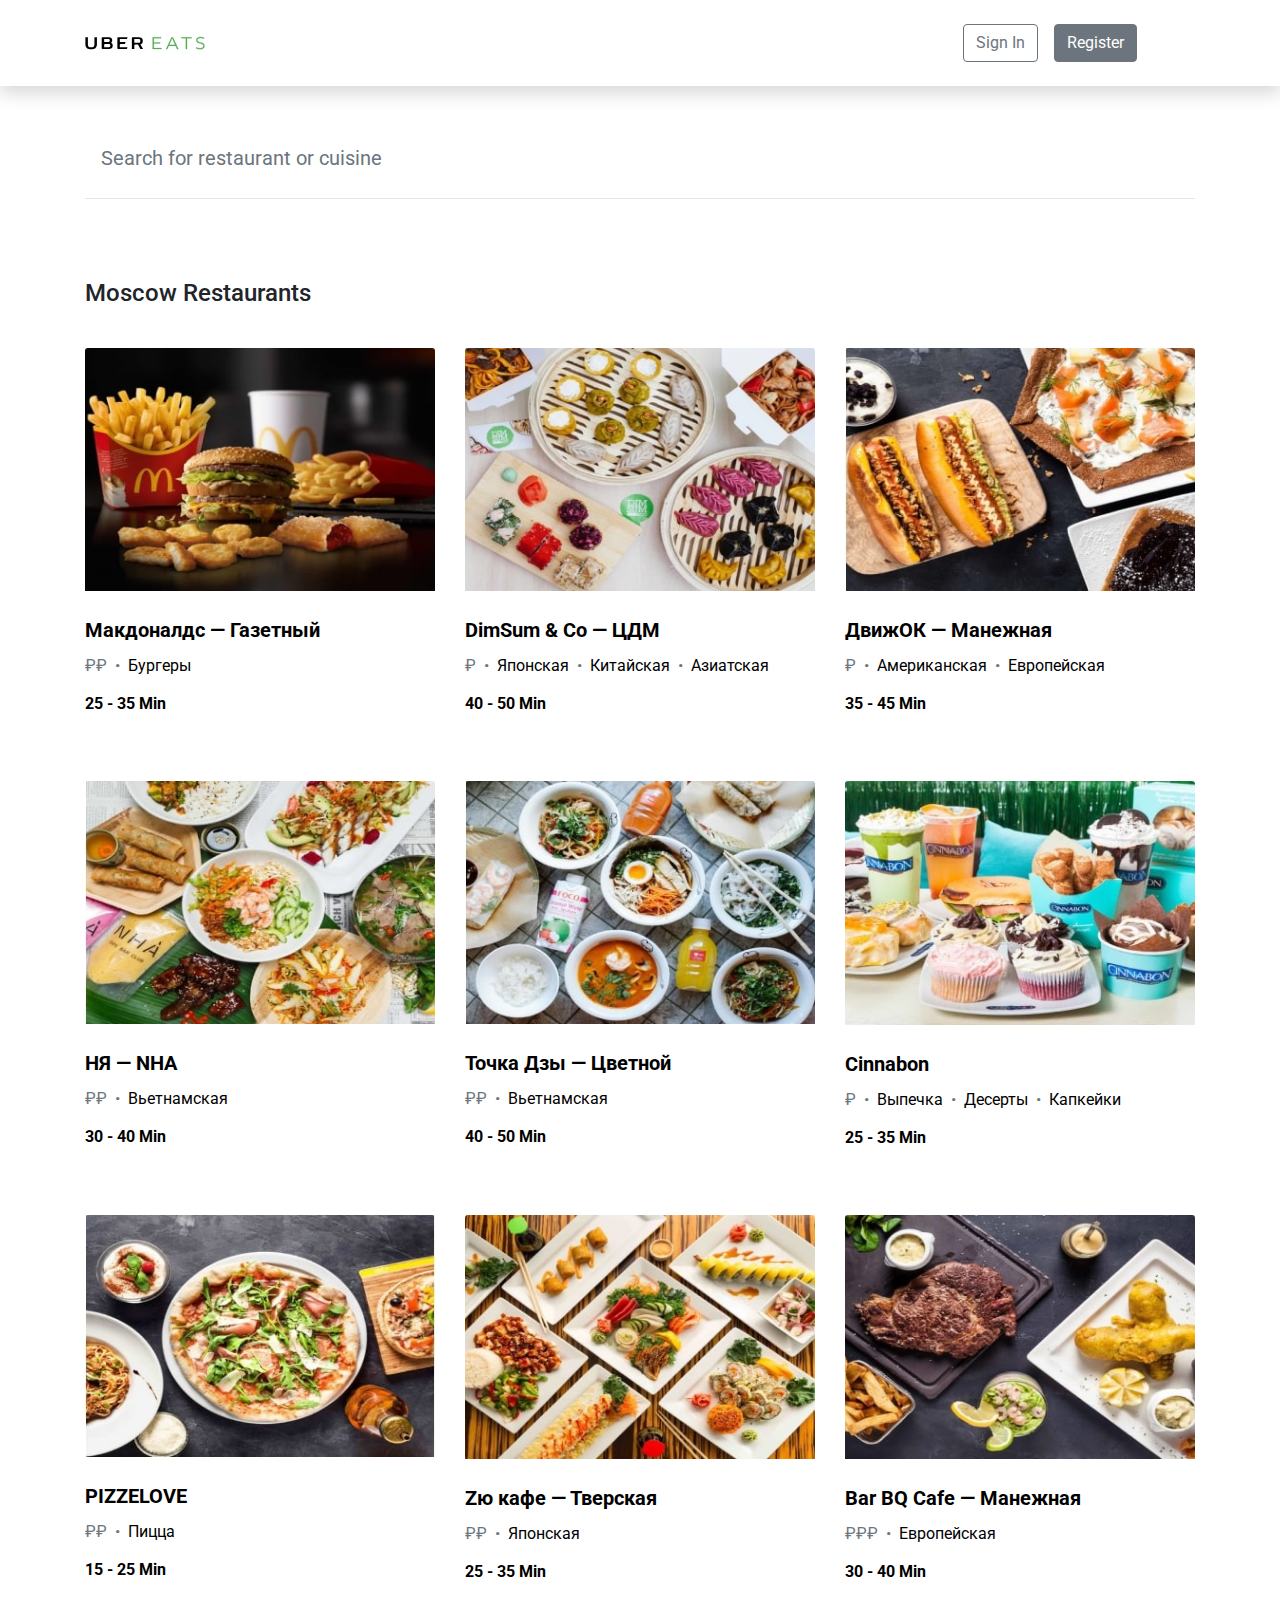
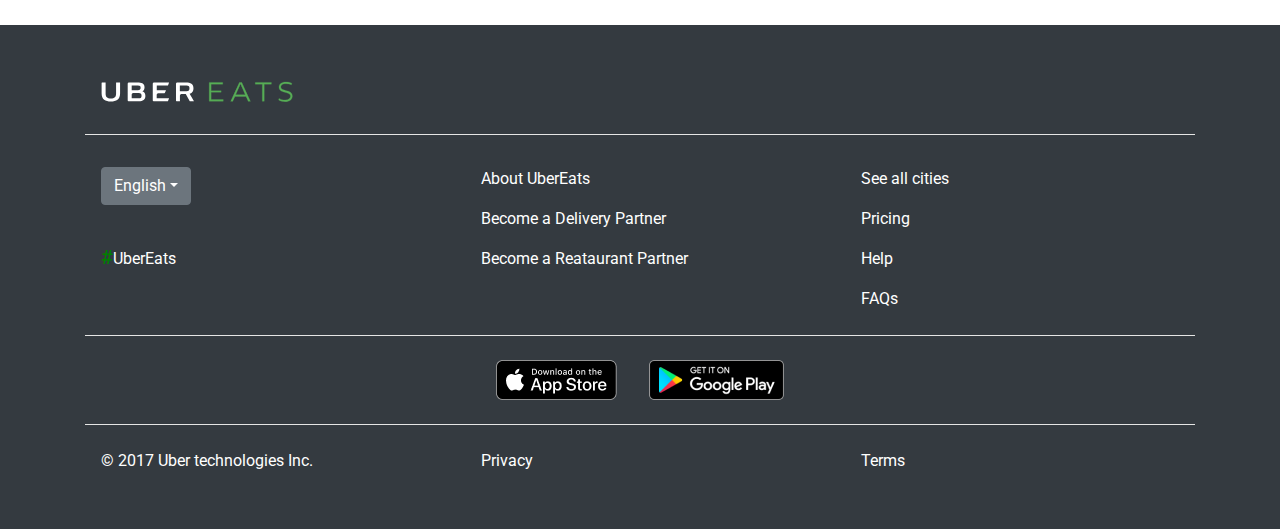
<file: index.html>
<!DOCTYPE html>
<html>

<head>
  <!-- Required meta tags -->
  <meta charset="utf-8">
  <meta name="viewport" content="width=device-width, initial-scale=1, shrink-to-fit=no">

  <!-- Bootstrap CSS -->
  <link rel="stylesheet" href="https://stackpath.bootstrapcdn.com/bootstrap/4.4.1/css/bootstrap.min.css"
    integrity="sha384-Vkoo8x4CGsO3+Hhxv8T/Q5PaXtkKtu6ug5TOeNV6gBiFeWPGFN9MuhOf23Q9Ifjh" crossorigin="anonymous">

  <link rel="stylesheet" href="https://cdnjs.cloudflare.com/ajax/libs/font-awesome/5.12.1/css/all.min.css"
    integrity="sha256-mmgLkCYLUQbXn0B1SRqzHar6dCnv9oZFPEC1g1cwlkk=" crossorigin="anonymous" />

  <link rel="stylesheet" href="./css/style.css" />

  <title>Stores</title>
</head>

<body>
  <nav class="navbar navbar-expand-sm navbar-light shadow p-2 bg-white">
    <div class="container">
      <a class="navbar-brand" href="#">
        <img class="align-baseline" src="./images/logo.svg">
      </a>
      <button class="navbar-toggler" type="button" data-toggle="collapse" data-target="#navbarNav"
        aria-controls="navbarNav" aria-expanded="false" aria-label="Toggle navigation">
        <span class="navbar-toggler-icon"></span>
      </button>
      <div class="collapse navbar-collapse justify-content-end" id="navbarNav">
        <ul class="navbar-nav text-center p-2">
          <li class="nav-item m-2">
            <button type="button" class="btn btn-outline-secondary">Sign In</button>
          </li>
          <li class="nav-item m-2">
            <button type="button" class="btn btn-outline-secondary active">Register</button>
          </li>
          <li class="nav-item m-2">
            <button type="button" class="btn">
              <i class="fas fa-shopping-bag fa-lg"></i>
            </button>
          </li>
        </ul>
      </div>
    </div>
  </nav>

  <div class="container">
    <div class="row">
      <div class="col-12 my-5">
        <form>
          <div class="form-group d-flex align-items-center">
            <i class="fas fa-search fa-2x"></i>
            <input class="form-control form-control-lg border-0 shadow-none" type="text"
              placeholder="Search for restaurant or cuisine">
          </div>
          <hr>
        </form>
      </div>
    </div>

    <div class="row">
      <h4 class="col-12 my-3">Moscow Restaurants</h4>
    </div>

    <div class="row">
      <div class="col-lg-4 col-md-6 col-sm-12">
        <div class="card border-0 my-4">
          <a href="./Restaurant.html">
            <div class="card-img rounded-0">
              <img src="./images/Stores/1.jpg" class="card-img-top">
            </div>
            <div class="card-body px-0">
              <h5 class="card-title font-weight-bold">Макдоналдс — Газетный</h5>
              <nav aria-label="breadcrumb">
                <ol class="breadcrumb bg-transparent p-0">
                  <li class="breadcrumb-item active" aria-current="page">₽₽</li>
                  <li class="breadcrumb-item">Бургеры</li>
                </ol>
              </nav>
              <p class="card-text h6 font-weight-bold">25 - 35 Min</p>
            </div>
          </a>
        </div>
      </div>
      <div class="col-lg-4 col-md-6 col-sm-12">
        <div class="card border-0 my-4">
          <a href="./Restaurant.html">
            <div class="card-img rounded-0">
              <img src="./images/Stores/2.jpg" class="card-img-top">
            </div>
            <div class="card-body px-0">
              <h5 class="card-title font-weight-bold">DimSum & Co — ЦДМ</h5>
              <nav aria-label="breadcrumb">
                <ol class="breadcrumb bg-transparent p-0">
                  <li class="breadcrumb-item active" aria-current="page">₽</li>
                  <li class="breadcrumb-item">Японская</li>
                  <li class="breadcrumb-item">Китайская</li>
                  <li class="breadcrumb-item">Азиатская</li>
                </ol>
              </nav>
              <p class="card-text h6 font-weight-bold">40 - 50 Min</p>
            </div>
          </a>
        </div>
      </div>
      <div class="col-lg-4 col-md-6 col-sm-12">
        <div class="card border-0 my-4">
          <a href="./Restaurant.html">
            <div class="card-img rounded-0">
              <img src="./images/Stores/3.jpg" class="card-img-top">
            </div>
            <div class="card-body px-0">
              <h5 class="card-title font-weight-bold">ДвижОК — Манежная</h5>
              <nav aria-label="breadcrumb">
                <ol class="breadcrumb bg-transparent p-0">
                  <li class="breadcrumb-item active" aria-current="page">₽</li>
                  <li class="breadcrumb-item">Американская</li>
                  <li class="breadcrumb-item">Европейская</li>
                </ol>
              </nav>
              <p class="card-text h6 font-weight-bold">35 - 45 Min</p>
            </div>
          </a>
        </div>
      </div>
      <div class="col-lg-4 col-md-6 col-sm-12">
        <div class="card border-0 my-4">
          <a href="./Restaurant.html">
            <div class="card-img rounded-0">
              <img src="./images/Stores/4.jpg" class="card-img-top">
            </div>
            <div class="card-body px-0">
              <h5 class="card-title font-weight-bold">НЯ — NHA</h5>
              <nav aria-label="breadcrumb">
                <ol class="breadcrumb bg-transparent p-0">
                  <li class="breadcrumb-item active" aria-current="page">₽₽</li>
                  <li class="breadcrumb-item">Вьетнамская</li>
                </ol>
              </nav>
              <p class="card-text h6 font-weight-bold">30 - 40 Min</p>
            </div>
          </a>
        </div>
      </div>
      <div class="col-lg-4 col-md-6 col-sm-12">
        <div class="card border-0 my-4">
          <a href="./Restaurant.html">
            <div class="card-img rounded-0">
              <img src="./images/Stores/5.jpg" class="card-img-top">
            </div>
            <div class="card-body px-0">
              <h5 class="card-title font-weight-bold">Точка Дзы — Цветной</h5>
              <nav aria-label="breadcrumb">
                <ol class="breadcrumb bg-transparent p-0">
                  <li class="breadcrumb-item active" aria-current="page">₽₽</li>
                  <li class="breadcrumb-item">Вьетнамская</li>
                </ol>
              </nav>
              <p class="card-text h6 font-weight-bold">40 - 50 Min</p>
            </div>
          </a>
        </div>
      </div>
      <div class="col-lg-4 col-md-6 col-sm-12">
        <div class="card border-0 my-4">
          <a href="./Restaurant.html">
            <div class="card-img rounded-0">
              <img src="./images/Stores/6.jpg" class="card-img-top">
            </div>
            <div class="card-body px-0">
              <h5 class="card-title font-weight-bold">Cinnabon</h5>
              <nav aria-label="breadcrumb">
                <ol class="breadcrumb bg-transparent p-0">
                  <li class="breadcrumb-item active" aria-current="page">₽</li>
                  <li class="breadcrumb-item">Выпечка</li>
                  <li class="breadcrumb-item">Десерты</li>
                  <li class="breadcrumb-item">Капкейки</li>
                </ol>
              </nav>
              <p class="card-text h6 font-weight-bold">25 - 35 Min</p>
            </div>
          </a>
        </div>
      </div>
      <div class="col-lg-4 col-md-6 col-sm-12">
        <div class="card border-0 my-4">
          <a href="./Restaurant.html">
            <div class="card-img rounded-0">
              <img src="./images/Stores/7.jpg" class="card-img-top">
            </div>
            <div class="card-body px-0">
              <h5 class="card-title font-weight-bold">PIZZELOVE</h5>
              <nav aria-label="breadcrumb">
                <ol class="breadcrumb bg-transparent p-0">
                  <li class="breadcrumb-item active" aria-current="page">₽₽</li>
                  <li class="breadcrumb-item">Пицца</li>
                </ol>
              </nav>
              <p class="card-text h6 font-weight-bold">15 - 25 Min</p>
            </div>
          </a>
        </div>
      </div>
      <div class="col-lg-4 col-md-6 col-sm-12">
        <div class="card border-0 my-4">
          <a href="./Restaurant.html">
            <div class="card-img rounded-0">
              <img src="./images/Stores/8.jpg" class="card-img-top">
            </div>
            <div class="card-body px-0">
              <h5 class="card-title font-weight-bold">Zю кафе — Тверская</h5>
              <nav aria-label="breadcrumb">
                <ol class="breadcrumb bg-transparent p-0">
                  <li class="breadcrumb-item active" aria-current="page">₽₽</li>
                  <li class="breadcrumb-item">Японская</li>
                </ol>
              </nav>
              <p class="card-text h6 font-weight-bold">25 - 35 Min</p>
            </div>
          </a>
        </div>
      </div>
      <div class="col-lg-4 col-md-6 col-sm-12">
        <div class="card border-0 my-4">
          <a href="./Restaurant.html">
            <div class="card-img rounded-0">
              <img src="./images/Stores/9.jpg" class="card-img-top">
            </div>
            <div class="card-body px-0">
              <h5 class="card-title font-weight-bold">Bar BQ Cafe — Манежная</h5>
              <nav aria-label="breadcrumb">
                <ol class="breadcrumb bg-transparent p-0">
                  <li class="breadcrumb-item active" aria-current="page">₽₽₽</li>
                  <li class="breadcrumb-item">Европейская</li>
                </ol>
              </nav>
              <p class="card-text h6 font-weight-bold">30 - 40 Min</p>
            </div>
          </a>
        </div>
      </div>
    </div>
  </div>

  <footer class="bg-dark  py-5 text-white">
    <div class="container">
      <div class="row">
        <div class="col-12">
          <img class="align-baseline nav-link" src="./images/logo-white.svg">
        </div>
      </div>

      <hr class="bg-white my-4">

      <div class="row">
        <div class="col-md-4 col-sm-12">
          <div class="dropdown mb-4 nav-link">
            <button class="btn btn-secondary dropdown-toggle" type="button" id="dropdownMenuButton"
              data-toggle="dropdown" aria-haspopup="true" aria-expanded="false"><i class="fas fa-globe"></i>
              English</button>
            <div class="dropdown-menu" aria-labelledby="dropdownMenuButton">
              <a class="dropdown-item" href="#">English</a>
            </div>
          </div>
          <div class="social nav-link">
            <p><span class="h5" style="color: green;">#</span>UberEats</p>
            <a href="#"><i class="fab fa-facebook-square fa-lg px-1"></i></a>
            <a href="#"><i class="fab fa-twitter fa-lg px-1"></i></a>
            <a href="#"><i class="fab fa-instagram fa-lg px-1"></i></a>
          </div>
        </div>
        <div class="col-md-4 col-sm-12">
          <nav class="nav flex-column">
            <a class="nav-link" href="#">About UberEats</a>
            <a class="nav-link" href="#">Become a Delivery Partner</a>
            <a class="nav-link" href="#">Become a Reataurant Partner</a>
          </nav>
        </div>
        <div class="col-md-4 col-sm-12">
          <nav class="nav flex-column">
            <a class="nav-link" href="#">See all cities</a>
            <a class="nav-link" href="#">Pricing</a>
            <a class="nav-link" href="#">Help</a>
            <a class="nav-link" href="#">FAQs</a>
          </nav>
        </div>
      </div>

      <hr class="bg-white">

      <div class="row justify-content-center">
        <a class="nav-link" href="#"><img class="mobile-app" src="./images/AppStore.png"></a>
        <a class="nav-link" href="#"><img class="mobile-app" src="./images/GooglePlay.png"></a>
      </div>

      <hr class="bg-white">

      <div class="row">
        <div class="col-md-4 col-sm-12">
          <nav class="nav flex-column">
            <a class="nav-link" href="#">© 2017 Uber technologies Inc.</a>
          </nav>
        </div>
        <div class="col-md-4 col-sm-12">
          <nav class="nav flex-column">
            <a class="nav-link" href="#">Privacy</a>
          </nav>
        </div>
        <div class="col-md-4 col-sm-12">
          <nav class="nav flex-column">
            <a class="nav-link" href="#">Terms</a>
          </nav>
        </div>
      </div>

    </div>
  </footer>
  <!-- Optional JavaScript -->
  <!-- jQuery first, then Popper.js, then Bootstrap JS -->
  <script src="https://code.jquery.com/jquery-3.4.1.slim.min.js"
    integrity="sha384-J6qa4849blE2+poT4WnyKhv5vZF5SrPo0iEjwBvKU7imGFAV0wwj1yYfoRSJoZ+n" crossorigin="anonymous">
  </script>
  <script src="https://cdn.jsdelivr.net/npm/popper.js@1.16.0/dist/umd/popper.min.js"
    integrity="sha384-Q6E9RHvbIyZFJoft+2mJbHaEWldlvI9IOYy5n3zV9zzTtmI3UksdQRVvoxMfooAo" crossorigin="anonymous">
  </script>
  <script src="https://stackpath.bootstrapcdn.com/bootstrap/4.4.1/js/bootstrap.min.js"
    integrity="sha384-wfSDF2E50Y2D1uUdj0O3uMBJnjuUD4Ih7YwaYd1iqfktj0Uod8GCExl3Og8ifwB6" crossorigin="anonymous">
  </script>
</body>

</html>
</file>
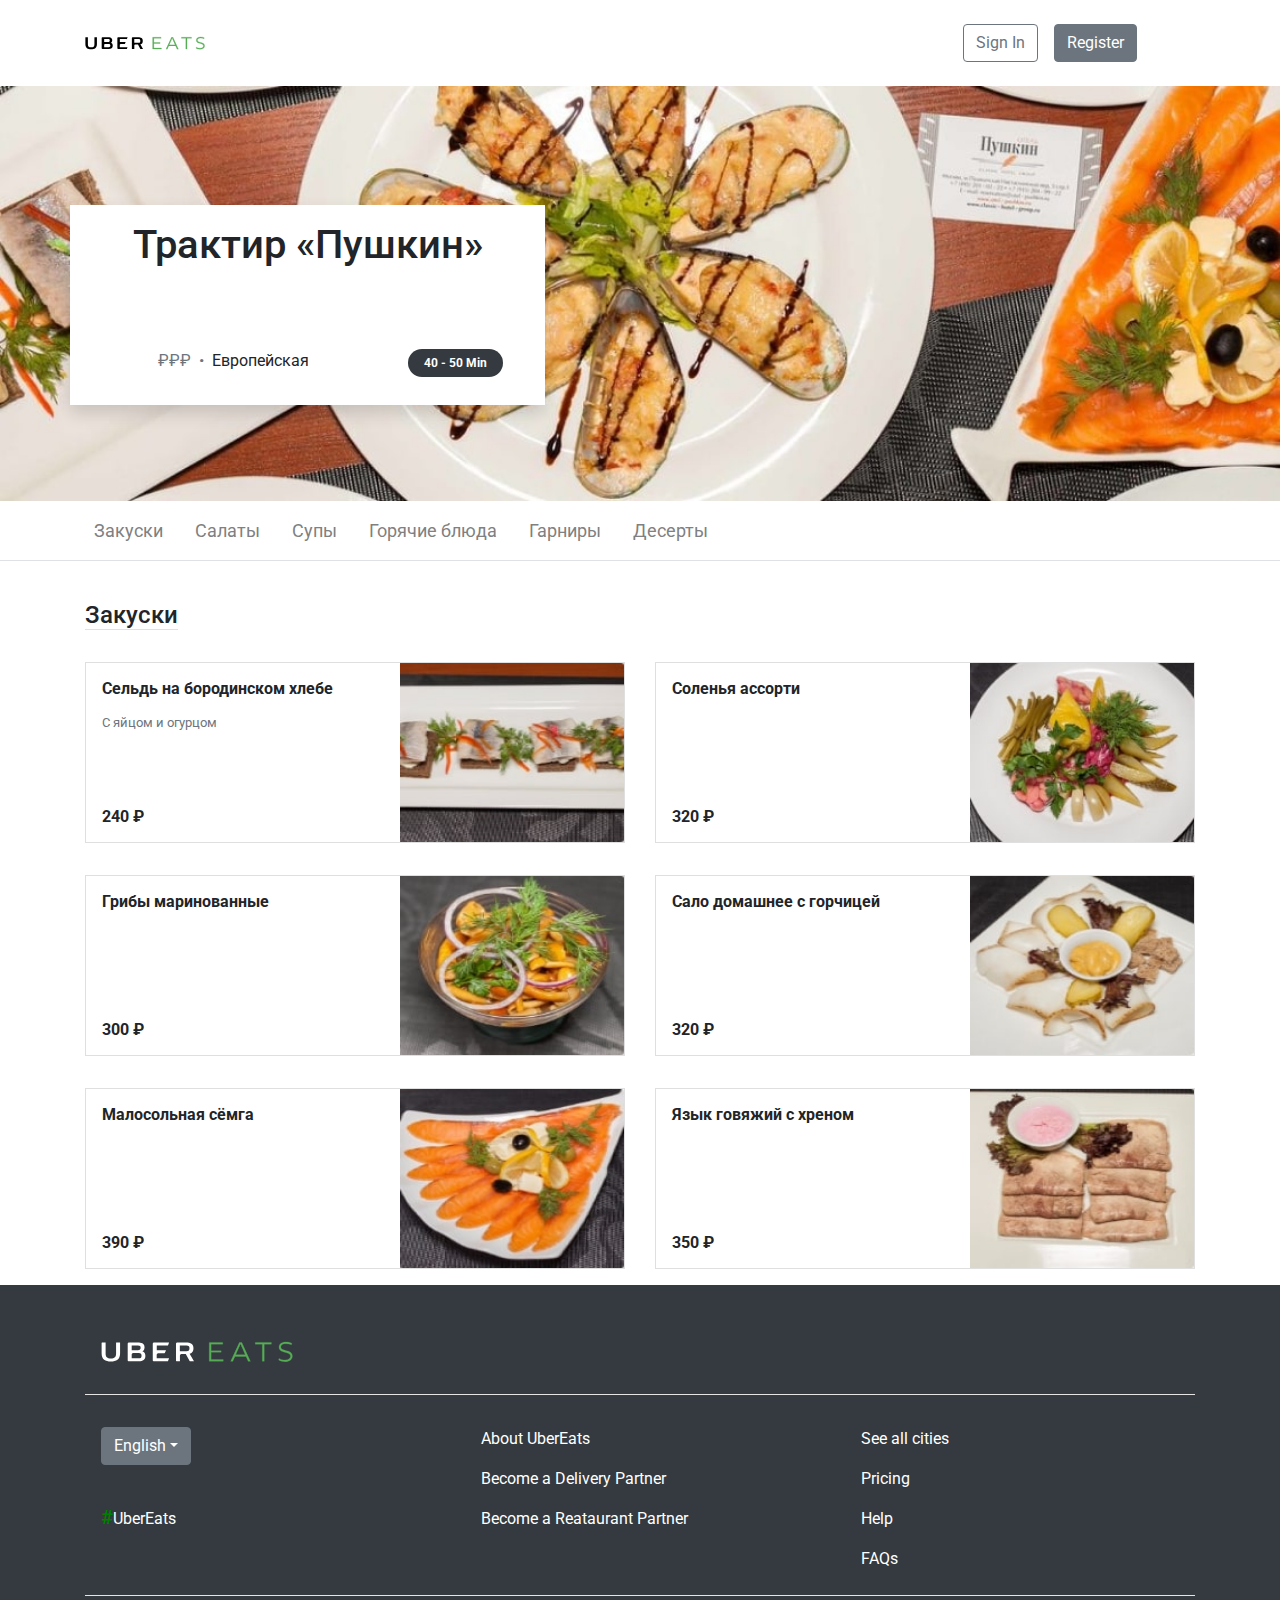
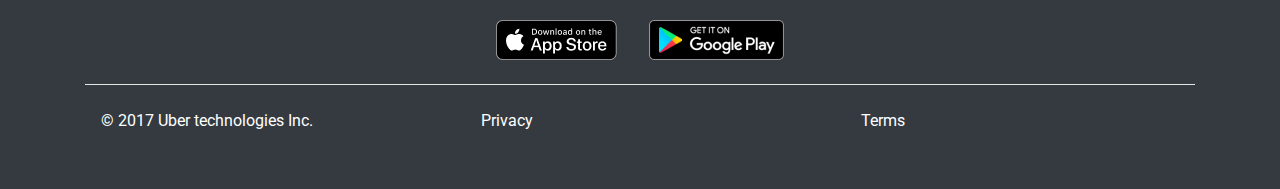
<file: Restaurant.html>
<!DOCTYPE html>
<html>

<head>
  <!-- Required meta tags -->
  <meta charset="utf-8">
  <meta name="viewport" content="width=device-width, initial-scale=1, shrink-to-fit=no">

  <!-- Bootstrap CSS -->
  <link rel="stylesheet" href="https://stackpath.bootstrapcdn.com/bootstrap/4.4.1/css/bootstrap.min.css"
    integrity="sha384-Vkoo8x4CGsO3+Hhxv8T/Q5PaXtkKtu6ug5TOeNV6gBiFeWPGFN9MuhOf23Q9Ifjh" crossorigin="anonymous">

  <link rel="stylesheet" href="https://cdnjs.cloudflare.com/ajax/libs/font-awesome/5.12.1/css/all.min.css"
    integrity="sha256-mmgLkCYLUQbXn0B1SRqzHar6dCnv9oZFPEC1g1cwlkk=" crossorigin="anonymous" />

  <link rel="stylesheet" href="./css/style.css" />

  <title>Restaurant</title>
</head>

<body>
  <nav class="navbar navbar-expand-sm navbar-light shadow p-2 bg-white">
    <div class="container">
      <a class="navbar-brand" href="#">
        <img class="align-baseline" src="./images/logo.svg">
      </a>
      <button class="navbar-toggler" type="button" data-toggle="collapse" data-target="#navbarNav"
        aria-controls="navbarNav" aria-expanded="false" aria-label="Toggle navigation">
        <span class="navbar-toggler-icon"></span>
      </button>
      <div class="collapse navbar-collapse justify-content-end" id="navbarNav">
        <ul class="navbar-nav text-center p-2">
          <li class="nav-item m-2">
            <button type="button" class="btn btn-outline-secondary">Sign In</button>
          </li>
          <li class="nav-item m-2">
            <button type="button" class="btn btn-outline-secondary active">Register</button>
          </li>
          <li class="nav-item m-2">
            <button type="button" class="btn">
              <i class="fas fa-shopping-bag fa-lg"></i>
            </button>
          </li>
        </ul>
      </div>
    </div>
  </nav>

  <div class="container-fluid">
    <div class="row">
      <div class="card w-100 border-0" style="min-height: 350px;">
        <img src="./images/Restaurant/Header.jpg" style="object-fit: cover;">
        <div class="card-img-overlay d-flex align-items-center">
          <div class="container">
            <div class="row">
              <div class="col-lg-5 col-md-8">
                <div class="row bg-white shadow p-3 mt-4 d-flex" style="min-height: 200px;">
                  <div class="col-12 mb-auto d-flex justify-content-center">
                    <h1 class="card-title text-center">Трактир «Пушкин»</h1>
                  </div>
                  <div class="col-12 align-self-end">
                    <div class="row">
                      <div class="col-md-8 d-flex justify-content-center">
                        <nav aria-label="breadcrumb">
                          <ol class="breadcrumb bg-transparent p-0">
                            <li class="breadcrumb-item active" aria-current="page">₽₽₽</li>
                            <li class="breadcrumb-item">Европейская</li>
                          </ol>
                        </nav>
                      </div>
                      <div class="col-md-4 d-flex justify-content-center">
                        <div>
                          <span class="badge badge-pill badge-dark py-2 px-3">40 - 50 Min</span>
                        </div>
                      </div>
                    </div>
                  </div>
                </div>
              </div>
            </div>
          </div>
        </div>
      </div>
    </div>
  </div>

  <div class="container-fluid">
    <div class="row border-bottom mb-4">
      <div class="container">
        <div class="row">
          <ul class="nav menu-nav p-2">
            <li class="nav-item">
              <a class="nav-link" href="#">Закуски</a>
            </li>
            <li class="nav-item">
              <a class="nav-link" href="#">Салаты</a>
            </li>
            <li class="nav-item">
              <a class="nav-link" href="#">Супы</a>
            </li>
            <li class="nav-item">
              <a class="nav-link" href="#">Горячие блюда</a>
            </li>
            <li class="nav-item">
              <a class="nav-link" href="#">Гарниры</a>
            </li>
            <li class="nav-item">
              <a class="nav-link" href="#">Десерты</a>
            </li>
          </ul>
        </div>
      </div>
    </div>
  </div>

  <div class="container">
    <div class="row">
      <div class="menu-section col-12 my-3">
        <span class="h4 border-bottom">Закуски</span>
      </div>
    </div>

    <div class="row">
      <div class="col-lg-6">
        <div class="card rounded-0 my-3">
          <div class="row no-gutters">
            <div class="col-7">
              <div class="card-body d-flex align-items-start flex-column p-3" style="height: 100%;">
                <h6 class="card-title font-weight-bold">Сельдь на бородинском хлебе</h6>
                <p class="card-text"><small class="text-muted">С яйцом и огурцом</small></p>
                <p class="card-text mt-auto h6 font-weight-bold">240 ₽</p>
              </div>
            </div>
            <div class="col-5">
              <img src="./images/Restaurant/1.jpg" class="card-img h-100 rounded-0" style="object-fit: cover;">
            </div>
          </div>
        </div>
      </div>
      <div class="col-lg-6">
        <div class="card rounded-0 my-3">
          <div class="row no-gutters">
            <div class="col-7">
              <div class="card-body d-flex align-items-start flex-column p-3" style="height: 100%;">
                <h6 class="card-title font-weight-bold">Соленья ассорти</h6>
                <p class="card-text mt-auto h6 font-weight-bold">320 ₽</p>
              </div>
            </div>
            <div class="col-5">
              <img src="./images/Restaurant/2.jpg" class="card-img h-100 rounded-0" style="object-fit: cover;">
            </div>
          </div>
        </div>
      </div>
      <div class="col-lg-6">
        <div class="card rounded-0 my-3">
          <div class="row no-gutters">
            <div class="col-7">
              <div class="card-body d-flex align-items-start flex-column p-3" style="height: 100%;">
                <h6 class="card-title font-weight-bold">Грибы маринованные</h6>
                <p class="card-text mt-auto h6 font-weight-bold">300 ₽</p>
              </div>
            </div>
            <div class="col-5">
              <img src="./images/Restaurant/3.jpg" class="card-img h-100 rounded-0" style="object-fit: cover;">
            </div>
          </div>
        </div>
      </div>
      <div class="col-lg-6">
        <div class="card rounded-0 my-3">
          <div class="row no-gutters">
            <div class="col-7">
              <div class="card-body d-flex align-items-start flex-column p-3" style="height: 100%;">
                <h6 class="card-title font-weight-bold">Сало домашнее с горчицей</h6>
                <p class="card-text mt-auto h6 font-weight-bold">320 ₽</p>
              </div>
            </div>
            <div class="col-5">
              <img src="./images/Restaurant/4.jpg" class="card-img h-100 rounded-0" style="object-fit: cover;">
            </div>
          </div>
        </div>
      </div>
      <div class="col-lg-6">
        <div class="card rounded-0 my-3">
          <div class="row no-gutters">
            <div class="col-7">
              <div class="card-body d-flex align-items-start flex-column p-3" style="height: 100%;">
                <h6 class="card-title font-weight-bold">Малосольная сёмга</h6>
                <p class="card-text mt-auto h6 font-weight-bold">390 ₽</p>
              </div>
            </div>
            <div class="col-5">
              <img src="./images/Restaurant/5.jpg" class="card-img h-100 rounded-0" style="object-fit: cover;">
            </div>
          </div>
        </div>
      </div>
      <div class="col-lg-6">
        <div class="card rounded-0 my-3">
          <div class="row no-gutters">
            <div class="col-7">
              <div class="card-body d-flex align-items-start flex-column p-3" style="height: 100%;">
                <h6 class="card-title font-weight-bold">Язык говяжий с хреном</h6>
                <p class="card-text mt-auto h6 font-weight-bold">350 ₽</p>
              </div>
            </div>
            <div class="col-5">
              <img src="./images/Restaurant/6.jpg" class="card-img h-100 rounded-0" style="object-fit: cover;">
            </div>
          </div>
        </div>
      </div>

    </div>
  </div>

  <footer class="bg-dark  py-5 text-white">
    <div class="container">
      <div class="row">
        <div class="col-12">
          <img class="align-baseline nav-link" src="./images/logo-white.svg">
        </div>
      </div>

      <hr class="bg-white my-4">

      <div class="row">
        <div class="col-md-4 col-sm-12">
          <div class="dropdown mb-4 nav-link">
            <button class="btn btn-secondary dropdown-toggle" type="button" id="dropdownMenuButton"
              data-toggle="dropdown" aria-haspopup="true" aria-expanded="false"><i class="fas fa-globe"></i>
              English</button>
            <div class="dropdown-menu" aria-labelledby="dropdownMenuButton">
              <a class="dropdown-item" href="#">English</a>
            </div>
          </div>
          <div class="social nav-link">
            <p><span class="h5" style="color: green;">#</span>UberEats</p>
            <a href="#"><i class="fab fa-facebook-square fa-lg px-1"></i></a>
            <a href="#"><i class="fab fa-twitter fa-lg px-1"></i></a>
            <a href="#"><i class="fab fa-instagram fa-lg px-1"></i></a>
          </div>
        </div>
        <div class="col-md-4 col-sm-12">
          <nav class="nav flex-column">
            <a class="nav-link" href="#">About UberEats</a>
            <a class="nav-link" href="#">Become a Delivery Partner</a>
            <a class="nav-link" href="#">Become a Reataurant Partner</a>
          </nav>
        </div>
        <div class="col-md-4 col-sm-12">
          <nav class="nav flex-column">
            <a class="nav-link" href="#">See all cities</a>
            <a class="nav-link" href="#">Pricing</a>
            <a class="nav-link" href="#">Help</a>
            <a class="nav-link" href="#">FAQs</a>
          </nav>
        </div>
      </div>

      <hr class="bg-white">

      <div class="row justify-content-center">
        <a class="nav-link" href="#"><img class="mobile-app" src="./images/AppStore.png"></a>
        <a class="nav-link" href="#"><img class="mobile-app" src="./images/GooglePlay.png"></a>
      </div>

      <hr class="bg-white">

      <div class="row">
        <div class="col-md-4 col-sm-12">
          <nav class="nav flex-column">
            <a class="nav-link" href="#">© 2017 Uber technologies Inc.</a>
          </nav>
        </div>
        <div class="col-md-4 col-sm-12">
          <nav class="nav flex-column">
            <a class="nav-link" href="#">Privacy</a>
          </nav>
        </div>
        <div class="col-md-4 col-sm-12">
          <nav class="nav flex-column">
            <a class="nav-link" href="#">Terms</a>
          </nav>
        </div>
      </div>

    </div>
  </footer>
  <!-- Optional JavaScript -->
  <!-- jQuery first, then Popper.js, then Bootstrap JS -->
  <script src="https://code.jquery.com/jquery-3.4.1.slim.min.js"
    integrity="sha384-J6qa4849blE2+poT4WnyKhv5vZF5SrPo0iEjwBvKU7imGFAV0wwj1yYfoRSJoZ+n" crossorigin="anonymous">
  </script>
  <script src="https://cdn.jsdelivr.net/npm/popper.js@1.16.0/dist/umd/popper.min.js"
    integrity="sha384-Q6E9RHvbIyZFJoft+2mJbHaEWldlvI9IOYy5n3zV9zzTtmI3UksdQRVvoxMfooAo" crossorigin="anonymous">
  </script>
  <script src="https://stackpath.bootstrapcdn.com/bootstrap/4.4.1/js/bootstrap.min.js"
    integrity="sha384-wfSDF2E50Y2D1uUdj0O3uMBJnjuUD4Ih7YwaYd1iqfktj0Uod8GCExl3Og8ifwB6" crossorigin="anonymous">
  </script>
</body>

</html>
</file>
<file: css/style.css>
@import url('https://fonts.googleapis.com/css2?family=Roboto:wght@400;500;700&display=swap');

body {
  font-family: 'Roboto', sans-serif;
}

.logo {
  padding: 18px 0;
}

.breadcrumb-item+.breadcrumb-item::before {
  content: "•";
}

.card:hover {
  background-color: RGBA(117, 117, 117, .1);
  transition: .4s;
}

.card-img {
  display: inline-block;
  overflow: hidden;
}

.card-img img {
  transition: 2s;
  display: block;
}

.card-img img:hover {
  transform: scale(1.2);
}

.card a {
  text-decoration: none;
  color: black;
}

footer a {
  color: white;
}

footer a:hover {
  color: green;
  transition: .4s;
}

.fa-facebook-square:hover {
  color: blue;
}

.fa-twitter:hover {
  color: lightblue;
}

.fa-instagram:hover {
  color: purple;
}

.mobile-app:hover {
  box-shadow: 0 5px 10px white;
  transition: .4s;
}

/* Rest */

.menu-nav a {
  color: gray;
  font-size: large;
}

.menu-nav a:hover {
  color: green;
}


@media (max-width: 576px) {
  .card {
    border: 0;
    border-bottom: 1px solid rgba(0,0,0,.125);
  }

  .menu-section {
    text-align: center;
  }
}
</file>
